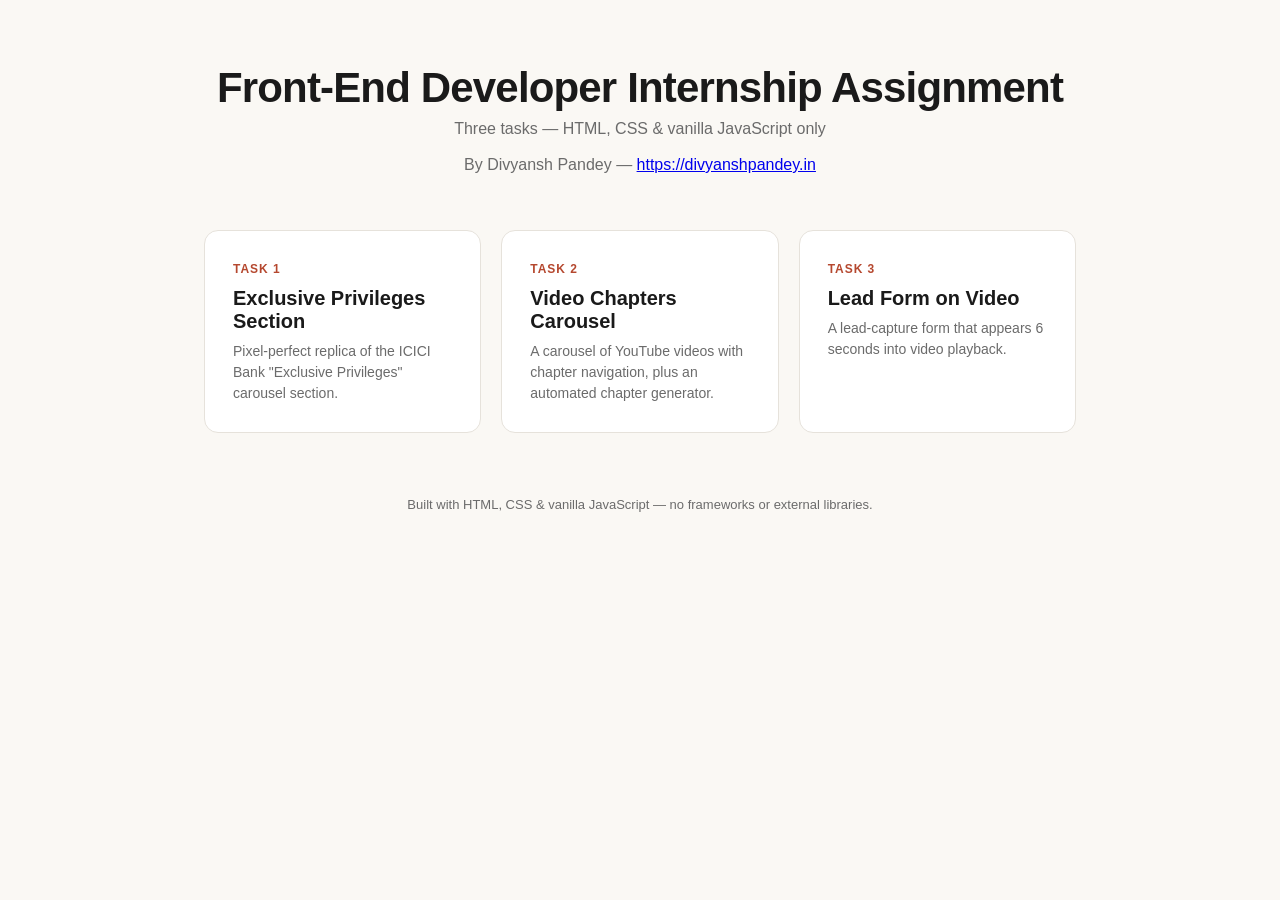
<file: index.html>
<!DOCTYPE html>
<html lang="en">
<head>
<meta charset="UTF-8" />
<meta name="viewport" content="width=device-width, initial-scale=1.0" />
<title>Front-End Internship Assignment</title>
<style>
  :root{
    --ink:#1a1a1a;
    --muted:#6b6b6b;
    --line:#e6e2db;
    --accent:#b5482f;
    --bg:#faf8f4;
  }
  *{box-sizing:border-box;}
  body{
    margin:0;
    font-family:-apple-system,BlinkMacSystemFont,"Segoe UI",Roboto,Helvetica,Arial,sans-serif;
    background:var(--bg);
    color:var(--ink);
  }
  header{
    padding:64px 24px 32px;
    text-align:center;
  }
  header h1{
    font-size:clamp(28px,4vw,42px);
    margin:0 0 8px;
    letter-spacing:-0.02em;
  }
  header p{
    color:var(--muted);
    margin:0;
    font-size:16px;
  }
  main{
    max-width:920px;
    margin:0 auto;
    padding:24px;
    display:grid;
    gap:20px;
    grid-template-columns:repeat(auto-fit,minmax(260px,1fr));
  }
  .card{
    background:#fff;
    border:1px solid var(--line);
    border-radius:14px;
    padding:28px;
    text-decoration:none;
    color:var(--ink);
    display:block;
    transition:transform .2s ease, box-shadow .2s ease, border-color .2s ease;
  }
  .card:hover{
    transform:translateY(-4px);
    box-shadow:0 12px 28px rgba(0,0,0,0.08);
    border-color:var(--accent);
  }
  .card .tag{
    font-size:12px;
    font-weight:700;
    letter-spacing:.08em;
    text-transform:uppercase;
    color:var(--accent);
  }
  .card h2{
    margin:10px 0 8px;
    font-size:20px;
  }
  .card p{
    margin:0;
    color:var(--muted);
    font-size:14px;
    line-height:1.5;
  }
  footer{
    text-align:center;
    color:var(--muted);
    font-size:13px;
    padding:40px 24px 60px;
  }
</style>
</head>
<body>
  <header>
    <h1>Front-End Developer Internship Assignment</h1>
    <p>Three tasks &mdash; HTML, CSS &amp; vanilla JavaScript only</p><br />
    <p>
  By Divyansh Pandey —
  <a href="https://divyanshpandey.in" target="_blank" rel="noopener noreferrer">
    https://divyanshpandey.in
  </a>
</p>
  </header>
  <main>
    <a class="card" href="task1/index.html">
      <span class="tag">Task 1</span>
      <h2>Exclusive Privileges Section</h2>
      <p>Pixel-perfect replica of the ICICI Bank "Exclusive Privileges" carousel section.</p>
    </a>
    <a class="card" href="task2/index.html">
      <span class="tag">Task 2</span>
      <h2>Video Chapters Carousel</h2>
      <p>A carousel of YouTube videos with chapter navigation, plus an automated chapter generator.</p>
    </a>
    <a class="card" href="task3/index.html">
      <span class="tag">Task 3</span>
      <h2>Lead Form on Video</h2>
      <p>A lead-capture form that appears 6 seconds into video playback.</p>
    </a>
  </main>
  <footer>Built with HTML, CSS &amp; vanilla JavaScript &mdash; no frameworks or external libraries.</footer>
</body>
</html>
</file>
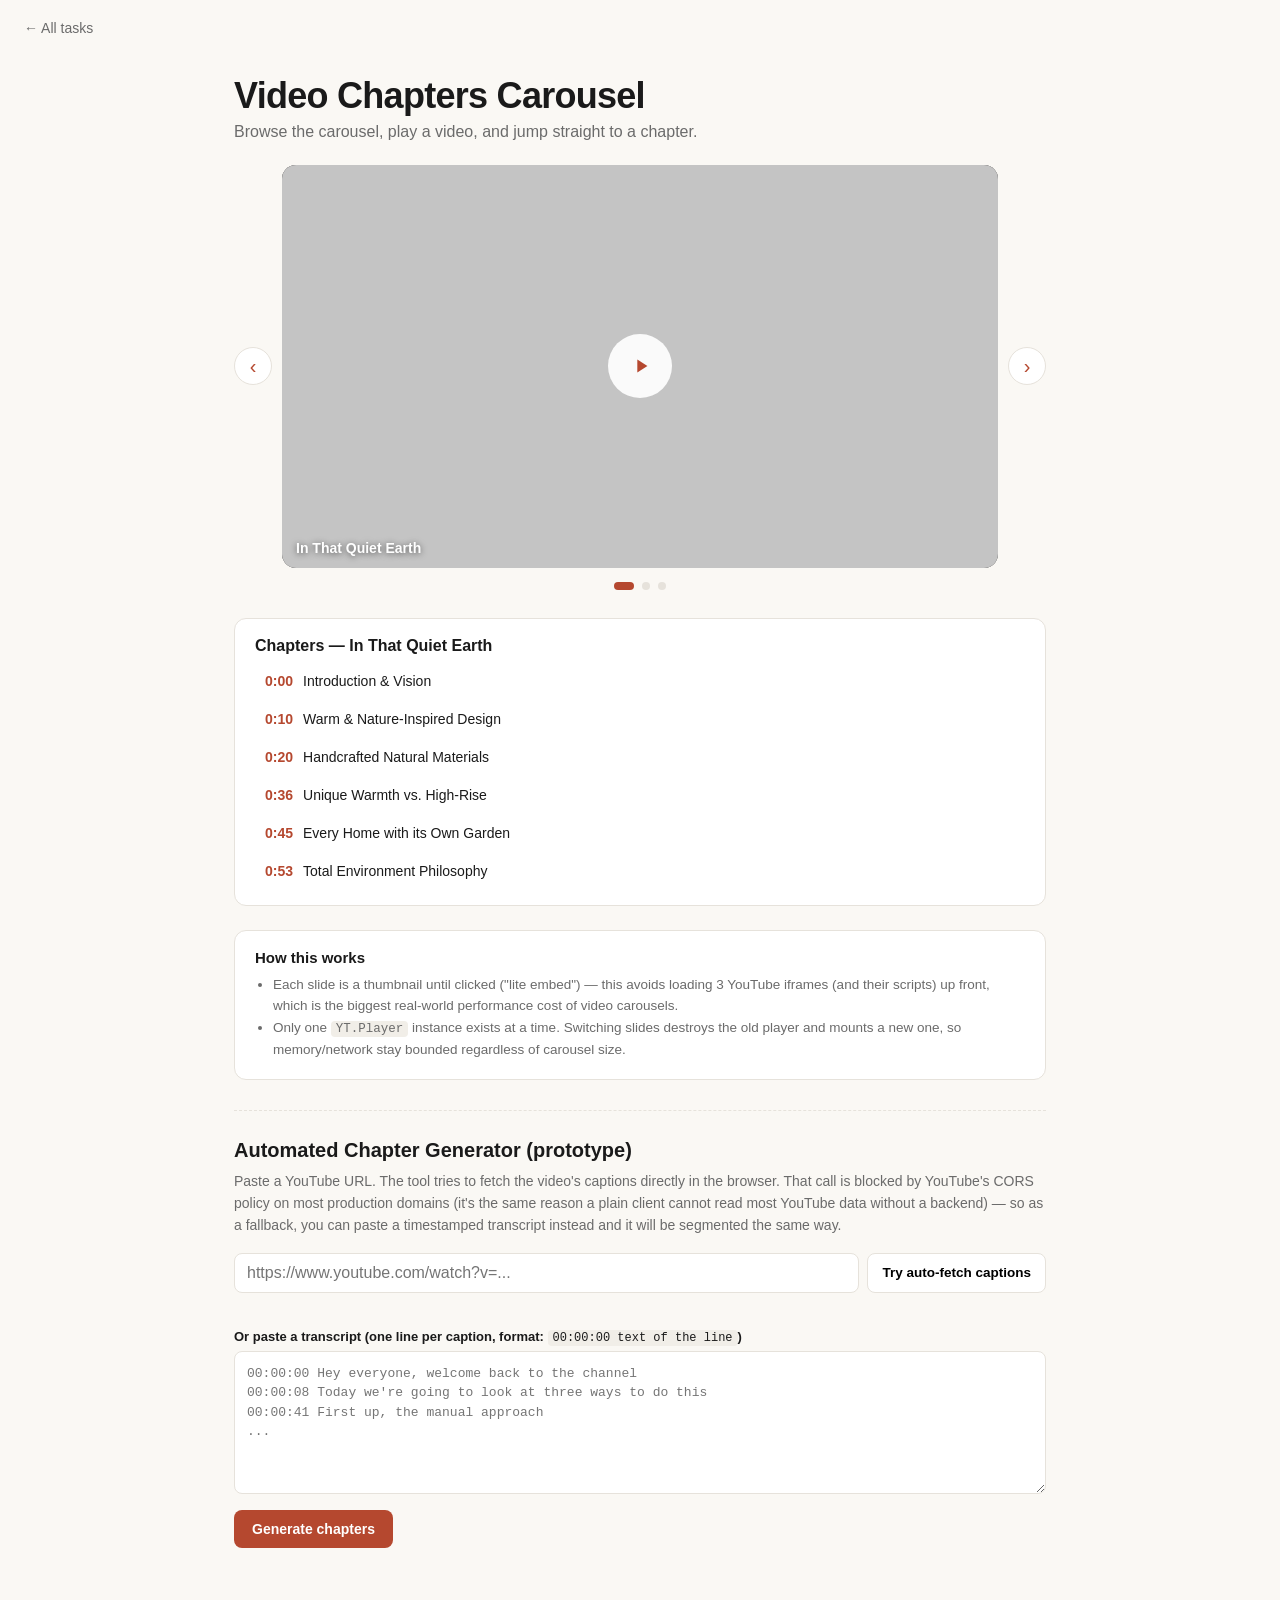
<file: task2/index.html>
<!DOCTYPE html>
<html lang="en">
<head>
<meta charset="UTF-8" />
<meta name="viewport" content="width=device-width, initial-scale=1.0" />
<title>Task 2 — Video Chapters Carousel</title>
<link rel="stylesheet" href="task2.css" />
</head>
<body>
  <a class="back-link" href="../index.html">&larr; All tasks</a>

  <main class="page">
    <h1>Video Chapters Carousel</h1>
    <p class="subtitle">Browse the carousel, play a video, and jump straight to a chapter.</p>

    <section class="carousel" aria-roledescription="carousel">
      <button class="nav-btn prev" id="prevBtn" aria-label="Previous video">&#8249;</button>

      <div class="carousel-viewport">
        <div class="carousel-track" id="carouselTrack"><!-- slides injected by JS --></div>
      </div>

      <button class="nav-btn next" id="nextBtn" aria-label="Next video">&#8250;</button>
    </section>

    <div class="dots" id="dots"></div>

    <section class="chapters-panel" id="chaptersPanel">
      <h2 id="chaptersTitle">Chapters</h2>
      <ol class="chapters-list" id="chaptersList"></ol>
    </section>

    <section class="notes">
      <h3>How this works</h3>
      <ul>
        <li>Each slide is a thumbnail until clicked ("lite embed") — this avoids loading 3 YouTube iframes (and their scripts) up front, which is the biggest real-world performance cost of video carousels.</li>
        <li>Only one <code>YT.Player</code> instance exists at a time. Switching slides destroys the old player and mounts a new one, so memory/network stay bounded regardless of carousel size.</li>
      </ul>
    </section>

    <section class="generator">
      <h2>Automated Chapter Generator (prototype)</h2>
      <p class="gen-intro">
        Paste a YouTube URL. The tool tries to fetch the video's captions directly in the browser.
        That call is blocked by YouTube's CORS policy on most production domains (it's the same
        reason a plain client cannot read most YouTube data without a backend) — so as a fallback,
        you can paste a timestamped transcript instead and it will be segmented the same way.
      </p>

      <div class="gen-row">
        <input type="text" id="genUrl" placeholder="https://www.youtube.com/watch?v=..." />
        <button id="genFetchBtn" type="button">Try auto-fetch captions</button>
      </div>
      <p class="gen-status" id="genStatus"></p>

      <label class="gen-label" for="genTranscript">
        Or paste a transcript (one line per caption, format: <code>00:00:00 text of the line</code>)
      </label>
      <textarea id="genTranscript" rows="6" placeholder="00:00:00 Hey everyone, welcome back to the channel
00:00:08 Today we're going to look at three ways to do this
00:00:41 First up, the manual approach
..."></textarea>

      <button id="genRunBtn" type="button" class="gen-run">Generate chapters</button>

      <div id="genResult" class="gen-result" hidden>
        <h3>Detected chapters</h3>
        <ol id="genChapterList" class="gen-chapter-list"></ol>

        <h3>Exportable code</h3>
        <p class="gen-export-hint">Paste this straight into the <code>CHAPTERS</code> map in <code>task2.js</code>, or into a YouTube video description to enable native chapters.</p>
        <pre id="genCode" class="gen-code"></pre>
        <button id="genCopyBtn" type="button" class="gen-copy">Copy code</button>
      </div>
    </section>
  </main>

  <script src="task2.js"></script>
</body>
</html>
</file>
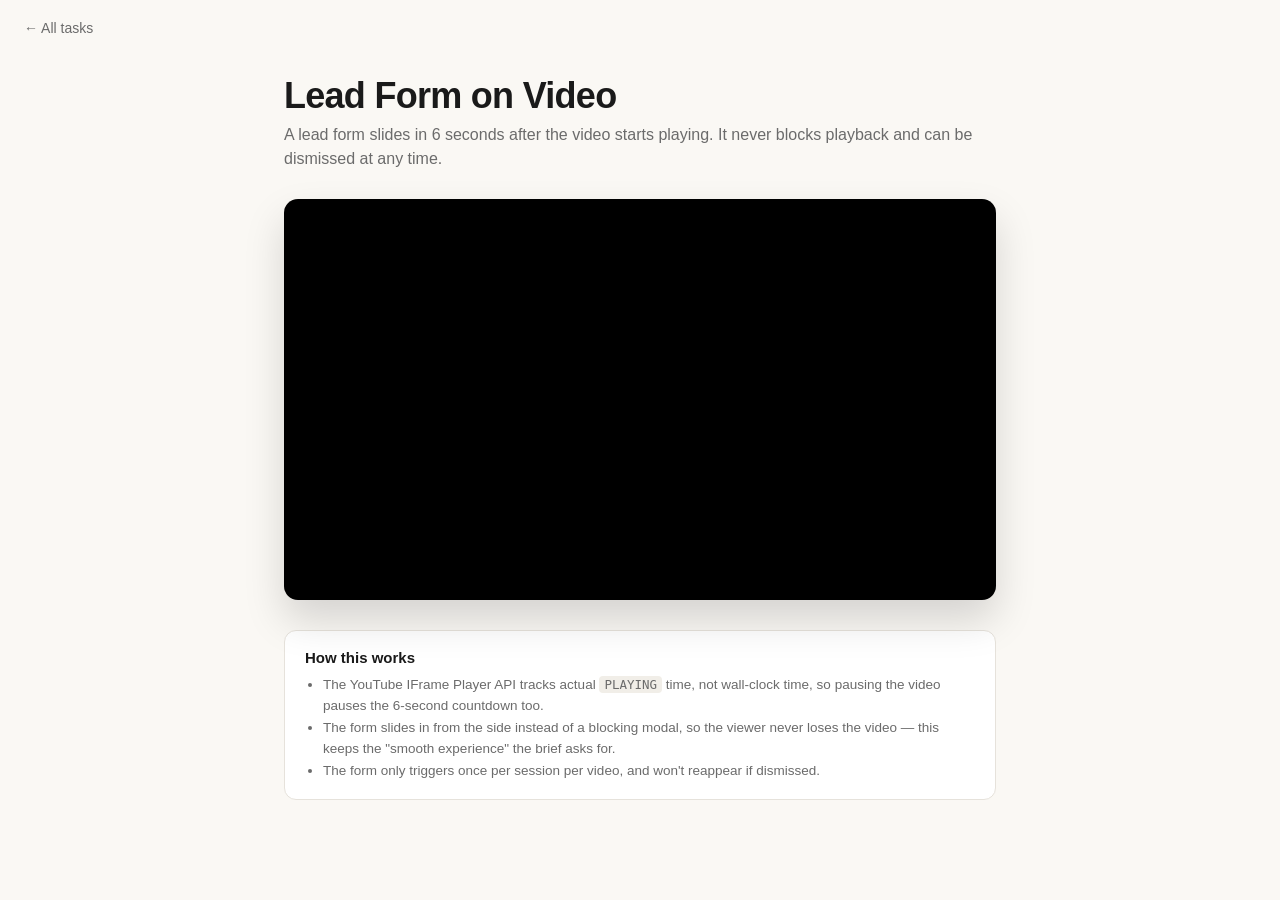
<file: task3/index.html>
<!DOCTYPE html>
<html lang="en">
<head>
<meta charset="UTF-8" />
<meta name="viewport" content="width=device-width, initial-scale=1.0" />
<title>Task 3 — Lead Form on Video</title>
<link rel="stylesheet" href="task3.css" />
</head>
<body>
  <a class="back-link" href="../index.html">&larr; All tasks</a>

  <main class="page">
    <h1>Lead Form on Video</h1>
    <p class="subtitle">
      A lead form slides in 6 seconds after the video starts playing.
      It never blocks playback and can be dismissed at any time.
    </p>

    <div class="video-shell">
      <div id="player-mount"></div>

      <!-- Lead capture overlay -->
      <aside id="lead-form" class="lead-form" aria-hidden="true">
        <button id="lead-close" class="lead-close" aria-label="Close form" type="button">&times;</button>

        <div id="lead-form-step">
          <h2>Want offers like this in your inbox?</h2>
          <p>Drop your email and we'll send you the best deals. Takes 10 seconds.</p>

          <form id="lead-capture-form" novalidate>
            <label class="field">
              <span>Name</span>
              <input type="text" name="name" id="lead-name" required minlength="2" placeholder="Your name" />
              <small class="error" data-for="name"></small>
            </label>

            <label class="field">
              <span>Email</span>
              <input type="email" name="email" id="lead-email" required placeholder="you@example.com" />
              <small class="error" data-for="email"></small>
            </label>

            <label class="field">
              <span>Phone <em>(optional)</em></span>
              <input type="tel" name="phone" id="lead-phone" placeholder="98765 43210" />
            </label>

            <button type="submit" class="submit-btn">Get the offers</button>
          </form>
          <p class="fine-print">No spam. Unsubscribe anytime.</p>
        </div>

        <div id="lead-form-success" class="success-step" hidden>
          <div class="check">&check;</div>
          <h2>You're in!</h2>
          <p>Thanks — check your inbox shortly.</p>
        </div>
      </aside>
    </div>

    <section class="notes">
      <h3>How this works</h3>
      <ul>
        <li>The YouTube IFrame Player API tracks actual <code>PLAYING</code> time, not wall-clock time, so pausing the video pauses the 6-second countdown too.</li>
        <li>The form slides in from the side instead of a blocking modal, so the viewer never loses the video — this keeps the "smooth experience" the brief asks for.</li>
        <li>The form only triggers once per session per video, and won't reappear if dismissed.</li>
      </ul>
    </section>
  </main>

  <script src="task3.js"></script>
</body>
</html>
</file>
<file: task2/task2.css>
:root{
  --ink:#1a1a1a;
  --muted:#6b6b6b;
  --line:#e6e2db;
  --accent:#b5482f;
  --accent-dark:#8c3622;
  --bg:#faf8f4;
  --panel:#ffffff;
}
*{box-sizing:border-box;}
body{
  margin:0;
  font-family:-apple-system,BlinkMacSystemFont,"Segoe UI",Roboto,Helvetica,Arial,sans-serif;
  background:var(--bg);
  color:var(--ink);
}
.back-link{
  display:inline-block;
  margin:20px 24px 0;
  color:var(--muted);
  text-decoration:none;
  font-size:14px;
}
.back-link:hover{ color:var(--accent); }

.page{
  max-width:860px;
  margin:0 auto;
  padding:20px 24px 80px;
}
.page h1{
  font-size:clamp(26px,4vw,36px);
  margin:18px 0 6px;
  letter-spacing:-0.02em;
}
.subtitle{ color:var(--muted); margin:0 0 24px; }

/* ---------- Carousel ---------- */
.carousel{
  display:flex;
  align-items:center;
  gap:10px;
}
.carousel-viewport{
  flex:1;
  overflow:hidden;
  border-radius:14px;
}
.carousel-track{
  display:flex;
  transition:transform .4s cubic-bezier(.22,1,.36,1);
}
.slide{
  flex:0 0 100%;
  position:relative;
  aspect-ratio:16/9;
  background:#000;
}
.slide .thumb-btn{
  position:absolute;
  inset:0;
  width:100%;
  height:100%;
  border:0;
  padding:0;
  cursor:pointer;
  background-size:cover;
  background-position:center;
}
.slide .thumb-btn::after{
  content:"";
  position:absolute;
  inset:0;
  background:rgba(0,0,0,0.18);
  transition:background .15s ease;
}
.slide .thumb-btn:hover::after{ background:rgba(0,0,0,0.32); }
.slide .play-icon{
  position:absolute;
  top:50%;left:50%;
  width:64px;height:64px;
  margin:-32px 0 0 -32px;
  border-radius:50%;
  background:rgba(255,255,255,0.92);
  display:flex;align-items:center;justify-content:center;
  pointer-events:none;
}
.slide .play-icon svg{ width:22px;height:22px; fill:var(--accent); margin-left:2px; }
.slide .slide-title{
  position:absolute;
  left:14px;bottom:12px;
  color:#fff;
  font-weight:700;
  font-size:14px;
  text-shadow:0 1px 6px rgba(0,0,0,0.6);
  pointer-events:none;
}
.slide.is-playing .thumb-btn,
.slide.is-playing .play-icon,
.slide.is-playing .slide-title{ display:none; }
.slide .player-container{
  position:absolute;
  inset:0;
  width:100%;
  height:100%;
  display:none;
}
.slide.is-playing .player-container{
  display:block;
}
.slide .player-container iframe,
.slide .player-container .player-mount{ width:100%; height:100%; border:0; display:block; }

.nav-btn{
  flex:0 0 auto;
  width:38px;height:38px;
  border-radius:50%;
  border:1px solid var(--line);
  background:#fff;
  color:var(--accent);
  font-size:20px;
  line-height:1;
  cursor:pointer;
  transition:background .15s ease, transform .1s ease;
}
.nav-btn:hover{ background:#f6f1ea; }
.nav-btn:active{ transform:scale(0.94); }

.dots{
  display:flex;
  justify-content:center;
  gap:8px;
  margin:14px 0 28px;
}
.dot{
  width:8px;height:8px;
  border-radius:50%;
  background:var(--line);
  border:none;
  cursor:pointer;
  padding:0;
}
.dot.active{ background:var(--accent); width:20px; border-radius:5px; transition:width .2s ease;}

/* ---------- Chapters ---------- */
.chapters-panel{
  background:var(--panel);
  border:1px solid var(--line);
  border-radius:12px;
  padding:18px 20px;
  margin-bottom:24px;
}
.chapters-panel h2{ margin:0 0 10px; font-size:16px; }
.chapters-list{
  list-style:none;
  margin:0;
  padding:0;
  display:grid;
  gap:6px;
}
.chapters-list li button{
  width:100%;
  display:flex;
  gap:10px;
  align-items:baseline;
  background:none;
  border:none;
  text-align:left;
  padding:8px 10px;
  border-radius:8px;
  cursor:pointer;
  font-size:14px;
  color:var(--ink);
}
.chapters-list li button:hover{ background:#f6f1ea; }
.chapters-list .ts{
  font-weight:700;
  color:var(--accent);
  font-variant-numeric:tabular-nums;
  flex:0 0 auto;
}

.notes{
  background:var(--panel);
  border:1px solid var(--line);
  border-radius:12px;
  padding:18px 20px;
  margin-bottom:30px;
}
.notes h3{ margin:0 0 8px; font-size:15px; }
.notes ul{ margin:0; padding-left:18px; color:var(--muted); font-size:13.5px; line-height:1.6;}
.notes code{ background:#f1eee8; padding:1px 5px; border-radius:4px; font-size:12.5px;}

/* ---------- Generator ---------- */
.generator{
  border-top:1px dashed var(--line);
  padding-top:28px;
}
.generator h2{ font-size:20px; margin:0 0 8px; }
.gen-intro{ color:var(--muted); font-size:14px; line-height:1.6; margin:0 0 16px; }
.gen-row{ display:flex; gap:8px; margin-bottom:6px; }
.gen-row input{
  flex:1;
  font:inherit;
  padding:10px 12px;
  border:1px solid var(--line);
  border-radius:8px;
}
.gen-row button{
  flex:0 0 auto;
  background:#fff;
  border:1px solid var(--line);
  border-radius:8px;
  padding:10px 14px;
  font-size:13.5px;
  font-weight:600;
  cursor:pointer;
}
.gen-row button:hover{ background:#f6f1ea; }
.gen-status{ min-height:18px; font-size:12.5px; color:var(--muted); margin:0 0 12px; }

.gen-label{ display:block; font-size:13px; font-weight:600; margin-bottom:6px; }
.gen-label code{ font-weight:400; background:#f1eee8; padding:1px 5px; border-radius:4px; font-size:12px;}
#genTranscript{
  width:100%;
  font:13px/1.5 ui-monospace,SFMono-Regular,Menlo,monospace;
  padding:12px;
  border:1px solid var(--line);
  border-radius:8px;
  resize:vertical;
  margin-bottom:12px;
}

.gen-run{
  background:var(--accent);
  color:#fff;
  border:none;
  border-radius:8px;
  padding:11px 18px;
  font-size:14px;
  font-weight:700;
  cursor:pointer;
  margin-bottom:18px;
}
.gen-run:hover{ background:var(--accent-dark); }

.gen-result h3{ font-size:14px; margin:18px 0 8px; }
.gen-chapter-list{
  list-style:none;
  margin:0 0 8px;
  padding:0;
  display:grid;
  gap:4px;
}
.gen-chapter-list li{
  display:flex;
  gap:10px;
  font-size:13.5px;
  padding:6px 8px;
  border-radius:6px;
  background:#f6f1ea;
}
.gen-chapter-list .ts{ font-weight:700; color:var(--accent); font-variant-numeric:tabular-nums; }

.gen-export-hint{ font-size:12.5px; color:var(--muted); margin:0 0 8px;}
.gen-code{
  background:#1f1c18;
  color:#f3efe8;
  padding:14px;
  border-radius:8px;
  font-size:12.5px;
  overflow-x:auto;
  margin:0 0 10px;
}
.gen-copy{
  background:#fff;
  border:1px solid var(--line);
  border-radius:8px;
  padding:8px 14px;
  font-size:13px;
  font-weight:600;
  cursor:pointer;
}
.gen-copy:hover{ background:#f6f1ea; }

@media (max-width:480px){
  .nav-btn{ width:32px; height:32px; font-size:17px; }
}
</file>
<file: task3/task3.css>
:root{
  --ink:#1a1a1a;
  --muted:#6b6b6b;
  --line:#e6e2db;
  --accent:#b5482f;
  --accent-dark:#8c3622;
  --bg:#faf8f4;
  --panel:#ffffff;
}
*{box-sizing:border-box;}
body{
  margin:0;
  font-family:-apple-system,BlinkMacSystemFont,"Segoe UI",Roboto,Helvetica,Arial,sans-serif;
  background:var(--bg);
  color:var(--ink);
}
.back-link{
  display:inline-block;
  margin:20px 24px 0;
  color:var(--muted);
  text-decoration:none;
  font-size:14px;
}
.back-link:hover{ color:var(--accent); }

.page{
  max-width:760px;
  margin:0 auto;
  padding:20px 24px 80px;
}
.page h1{
  font-size:clamp(26px,4vw,36px);
  margin:18px 0 6px;
  letter-spacing:-0.02em;
}
.subtitle{
  color:var(--muted);
  margin:0 0 28px;
  line-height:1.5;
}

/* Video shell — positioning context for the overlay */
.video-shell{
  position:relative;
  width:100%;
  aspect-ratio:16/9;
  background:#000;
  border-radius:14px;
  overflow:hidden;
  box-shadow:0 20px 40px rgba(0,0,0,0.15);
}
#player-mount{
  position:absolute;
  inset:0;
  width:100%;
  height:100%;
}
#player-mount iframe{
  width:100%;
  height:100%;
  display:block;
  border:0;
}

/* Lead form panel: slides up from the bottom, doesn't cover the whole video */
.lead-form{
  position:absolute;
  left:0;
  right:0;
  bottom:0;
  max-height:62%;
  background:linear-gradient(180deg, rgba(255,255,255,0.97), #ffffff);
  border-top:1px solid var(--line);
  border-radius:16px 16px 0 0;
  box-shadow:0 -10px 30px rgba(0,0,0,0.25);
  padding:20px 22px 22px;
  transform:translateY(110%);
  transition:transform .42s cubic-bezier(.22,1,.36,1);
  z-index:5;
}
.lead-form.visible{
  transform:translateY(0);
}
.lead-close{
  position:absolute;
  top:10px;
  right:12px;
  width:30px;
  height:30px;
  border-radius:50%;
  border:none;
  background:#f1eee8;
  color:var(--ink);
  font-size:18px;
  line-height:1;
  cursor:pointer;
}
.lead-close:hover{ background:#e6e2db; }

.lead-form h2{
  margin:0 0 4px;
  font-size:19px;
}
.lead-form p{
  margin:0 0 14px;
  color:var(--muted);
  font-size:13.5px;
}

#lead-capture-form{
  display:grid;
  gap:10px;
}
.field{
  display:grid;
  gap:4px;
  font-size:13px;
  font-weight:600;
}
.field em{ font-weight:400; color:var(--muted); font-style:normal; }
.field input{
  font:inherit;
  font-weight:400;
  padding:10px 12px;
  border:1px solid var(--line);
  border-radius:8px;
  outline:none;
  transition:border-color .15s ease, box-shadow .15s ease;
}
.field input:focus{
  border-color:var(--accent);
  box-shadow:0 0 0 3px rgba(181,72,47,0.12);
}
.field input:invalid:not(:placeholder-shown){
  border-color:#c0392b;
}
.error{
  min-height:14px;
  color:#c0392b;
  font-weight:500;
  font-size:11.5px;
}

.submit-btn{
  margin-top:4px;
  background:var(--accent);
  color:#fff;
  border:none;
  border-radius:8px;
  padding:12px 16px;
  font-size:14px;
  font-weight:700;
  cursor:pointer;
  transition:background .15s ease, transform .1s ease;
}
.submit-btn:hover{ background:var(--accent-dark); }
.submit-btn:active{ transform:scale(0.98); }

.fine-print{
  margin:10px 0 0;
  font-size:11px;
  color:var(--muted);
  text-align:center;
}

.success-step{
  text-align:center;
  padding:18px 10px;
}
.success-step .check{
  width:44px;height:44px;
  margin:0 auto 10px;
  border-radius:50%;
  background:#2e7d32;
  color:#fff;
  display:flex;align-items:center;justify-content:center;
  font-size:22px;
}
.success-step h2{ margin:0 0 4px; font-size:19px;}
.success-step p{ margin:0; color:var(--muted); font-size:13.5px;}

.notes{
  margin-top:30px;
  background:var(--panel);
  border:1px solid var(--line);
  border-radius:12px;
  padding:18px 20px;
}
.notes h3{ margin:0 0 8px; font-size:15px;}
.notes ul{ margin:0; padding-left:18px; color:var(--muted); font-size:13.5px; line-height:1.6;}
.notes code{ background:#f1eee8; padding:1px 5px; border-radius:4px; font-size:12.5px;}

@media (max-width:520px){
  .lead-form{ max-height:78%; }
}
</file>
